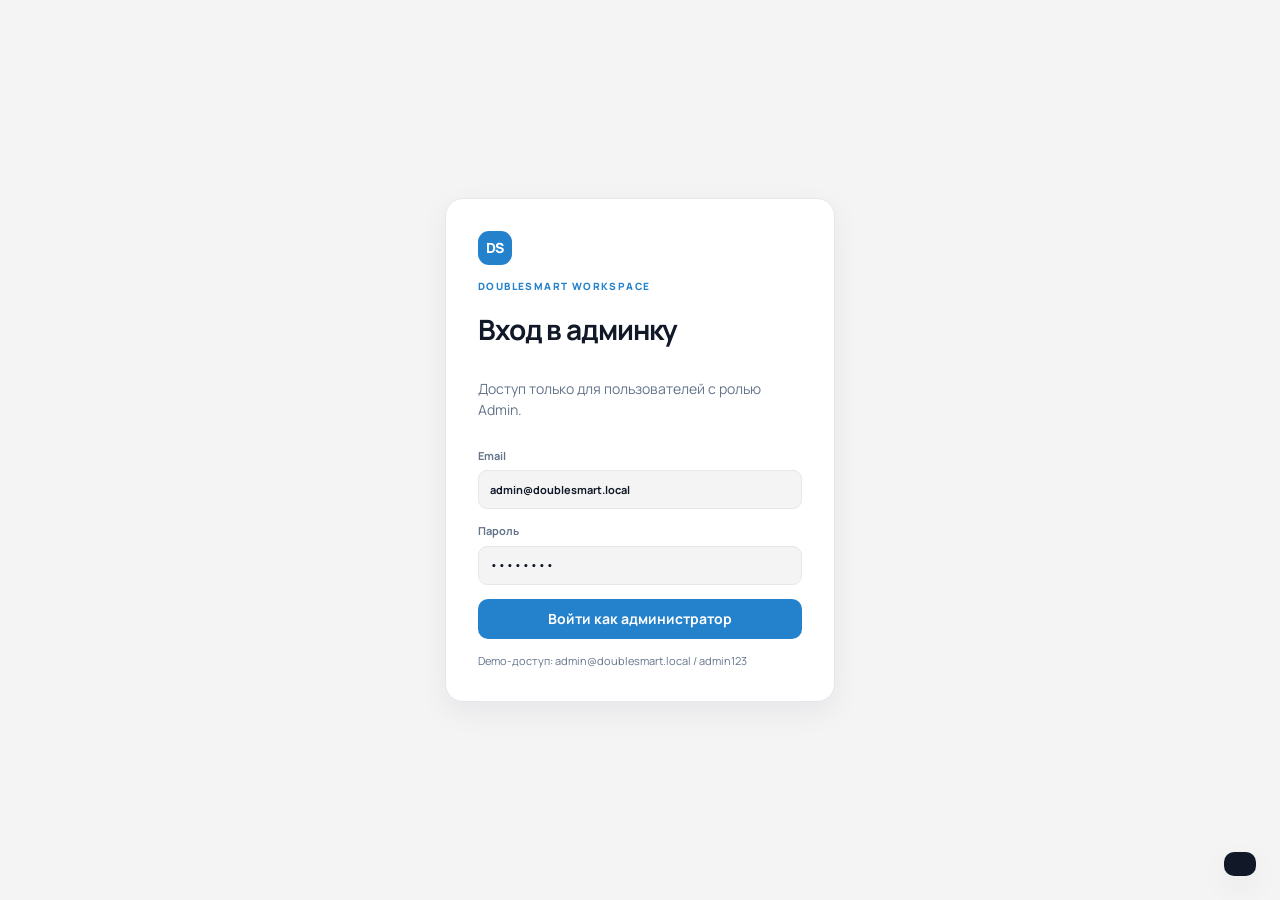
<file: admin.html>
<!doctype html>
<html lang="ru">
<head>
  <meta charset="utf-8">
  <meta name="viewport" content="width=device-width, initial-scale=1">
  <title>DoubleSmart Admin</title>
  <link rel="preconnect" href="https://fonts.googleapis.com">
  <link rel="preconnect" href="https://fonts.gstatic.com" crossorigin>
  <link href="https://fonts.googleapis.com/css2?family=Manrope:wght@400;500;600;700;800&display=swap" rel="stylesheet">
  <link rel="stylesheet" href="admin.css">
</head>
<body>
  <div id="authGate" class="auth-gate" hidden>
    <form class="auth-card" id="loginForm">
      <div class="brand-mark">DS</div>
      <p class="eyebrow">DoubleSmart workspace</p>
      <h1>Вход в админку</h1>
      <p class="muted">Доступ только для пользователей с ролью Admin.</p>
      <label>Email<input id="loginEmail" type="email" value="admin@doublesmart.local" required></label>
      <label>Пароль<input id="loginPassword" type="password" value="admin123" required></label>
      <button class="primary-button" type="submit">Войти как администратор</button>
      <p class="demo-note">Demo-доступ: admin@doublesmart.local / admin123</p>
    </form>
  </div>

  <div class="admin-shell" id="adminShell" hidden>
    <aside class="sidebar" id="sidebar">
      <div class="sidebar-head">
        <a class="brand" href="index.html"><span class="brand-mark">DS</span><span><b>DoubleSmart</b><small>Admin workspace</small></span></a>
        <button class="icon-button mobile-only" id="closeSidebar" aria-label="Закрыть меню">×</button>
      </div>
      <nav class="side-nav" aria-label="Административная навигация">
        <p class="nav-caption">Рабочая область</p>
        <a href="#dashboard" data-route="dashboard"><span>⌂</span> Дашборд</a>
        <a href="#catalog" data-route="catalog"><span>▦</span> Каталог</a>
        <a href="#users" data-route="users"><span>◎</span> Пользователи</a>
        <a href="#orders" data-route="orders"><span>▤</span> Заказы</a>
        <a href="#reviews" data-route="reviews"><span>★</span> Модерация отзывов</a>
        <p class="nav-caption">Система</p>
        <a href="#settings" data-route="settings"><span>⚙</span> Настройки</a>
      </nav>
      <div class="sidebar-footer">
        <div class="security-state"><span></span> Сессия защищена</div>
        <button class="logout-button" id="logoutButton">Выйти из аккаунта</button>
      </div>
    </aside>

    <div class="content-shell">
      <header class="topbar">
        <button class="icon-button mobile-only" id="openSidebar" aria-label="Открыть меню">☰</button>
        <div class="topbar-search"><span>⌕</span><input id="globalSearch" type="search" placeholder="Поиск по рабочей области" aria-label="Поиск"></div>
        <div class="topbar-actions">
          <div class="role-switcher admin-role-switcher"><a class="role-option" href="index.html" data-action="switch-user">Пользователь</a><span class="role-option active">Админ</span></div>
          <div class="theme-switcher" aria-label="Тема" role="group">
            <button data-theme="light" title="Светлая">☀</button><button data-theme="dark" title="Тёмная">◐</button><button data-theme="oled" title="OLED">●</button>
          </div>
          <div class="admin-profile"><span class="avatar">AK</span><span><b>Алексей К.</b><small>Administrator</small></span></div>
        </div>
      </header>

      <main class="main-content">
        <section class="view" data-view="dashboard">
          <div class="page-heading"><div><p class="eyebrow">Обзор платформы</p><h1>Добрый день, Алексей</h1><p class="muted">Вот что происходит в DoubleSmart сегодня.</p></div><button class="secondary-button" data-action="refresh">↻ Обновить данные</button></div>
          <div class="metric-grid" id="metrics"></div>
          <div class="dashboard-grid">
            <section class="panel chart-panel"><div class="panel-heading"><div><h2>Выручка</h2><p class="muted">Последние 7 дней</p></div><strong id="revenueTotal">0 ₸</strong></div><div class="bars" id="revenueChart"></div></section>
            <section class="panel"><div class="panel-heading"><div><h2>Последние события</h2><p class="muted">Журнал активности</p></div><a href="#users">Все события</a></div><div class="activity-list" id="activityList"></div></section>
          </div>
        </section>

        <section class="view" data-view="catalog" hidden>
          <div class="page-heading"><div><p class="eyebrow">Контент и ассортимент</p><h1>Каталог</h1><p class="muted">Управляйте товарами, ценами и видимостью в магазине.</p></div><button class="primary-button" data-action="new-product" id="new-product-button" type="button">＋ Новый товар</button></div>
          <section class="panel table-panel"><div class="toolbar"><div class="table-search"><span>⌕</span><input id="productSearch" type="search" placeholder="Название или категория"></div><select id="categoryFilter"><option value="all">Все категории</option><option value="smart">Smart Home</option><option value="kitchen">Кухня</option><option value="cleaning">Уборка</option></select><select id="visibilityFilter"><option value="all">Любой статус</option><option value="active">Активные</option><option value="hidden">Скрытые</option></select></div><div class="table-scroll"><table><thead><tr><th>Товар</th><th>Категория</th><th>Цена</th><th>Статус</th><th>Обновлён</th><th></th></tr></thead><tbody id="productsTable"></tbody></table></div><div class="pagination" id="productPagination"></div></section>
        </section>

        <section class="view" data-view="users" hidden>
          <div class="page-heading"><div><p class="eyebrow">Доступ и профили</p><h1>Пользователи</h1><p class="muted">Роли, статусы и история действий аккаунтов.</p></div><button class="secondary-button" data-action="export-users">⇩ Экспорт</button></div>
          <section class="panel table-panel"><div class="toolbar"><div class="table-search"><span>⌕</span><input id="userSearch" type="search" placeholder="Имя, ник или email"></div><select id="userStatusFilter"><option value="all">Все статусы</option><option value="active">Активные</option><option value="blocked">Заблокированные</option></select></div><div class="table-scroll"><table><thead><tr><th>Пользователь</th><th>Email</th><th>Регистрация</th><th>Роль</th><th>Статус</th><th></th></tr></thead><tbody id="usersTable"></tbody></table></div></section>
        </section>

        <section class="view" data-view="orders" hidden>
          <div class="page-heading"><div><p class="eyebrow">Продажи и заявки</p><h1>Заказы</h1><p class="muted">Контролируйте оплату, доставку и клиентские данные.</p></div><select class="date-select" id="orderStatusFilter"><option value="all">Все статусы</option><option value="new">Новые</option><option value="processing">В обработке</option><option value="completed">Завершены</option><option value="cancelled">Отменены</option></select></div>
          <section class="panel table-panel"><div class="table-scroll"><table><thead><tr><th>Заказ</th><th>Клиент</th><th>Состав</th><th>Сумма</th><th>Статус</th><th></th></tr></thead><tbody id="ordersTable"></tbody></table></div></section>
        </section>

        <section class="view" data-view="reviews" hidden>
          <div class="page-heading"><div><p class="eyebrow">Контроль качества</p><h1>Модерация отзывов</h1><p class="muted">Проверяйте verified-покупки и скрывайте спам. Создание отзывов из админки недоступно.</p></div><select class="date-select" id="reviewStatusFilter"><option value="all">Все статусы</option><option value="pending">На проверке</option><option value="approved">Опубликованы</option><option value="hidden">Скрыты</option></select></div>
          <section class="panel table-panel"><div class="table-scroll"><table><thead><tr><th>Автор</th><th>Товар</th><th>Оценка</th><th>Покупка</th><th>Статус</th><th></th></tr></thead><tbody id="reviewsTable"></tbody></table></div></section>
        </section>

        <section class="view" data-view="settings" hidden>
          <div class="page-heading"><div><p class="eyebrow">Конфигурация</p><h1>Настройки</h1><p class="muted">Параметры рабочей области и политика доступа.</p></div></div>
          <div class="settings-grid"><section class="panel settings-card"><h2>Профиль администратора</h2><label>Имя<input value="Алексей Ковалёв"></label><label>Email<input value="admin@doublesmart.local"></label><button class="primary-button" data-action="save-settings">Сохранить изменения</button></section><section class="panel settings-card"><h2>RBAC и безопасность</h2><div class="permission-row"><span><b>Admin</b><small>Полный доступ к каталогу, пользователям и заказам</small></span><span class="status-pill active">Включено</span></div><div class="permission-row"><span><b>User</b><small>Только клиентская часть и собственные заказы</small></span><span class="status-pill active">Включено</span></div><div class="security-callout">API должен проверять токен сессии и роль на сервере для каждого `/admin/*` запроса.</div></section></div>
        </section>
      </main>
    </div>
  </div>

  <div class="modal-backdrop" id="productModal" hidden><form class="modal" id="productForm"><button type="button" class="modal-close" data-action="close-modal">×</button><p class="eyebrow" id="productModalEyebrow">Новый объект</p><h2 id="productModalTitle">Добавить товар</h2><input id="productId" type="hidden"><div class="form-grid"><label>Название<input id="productName" required></label><label>Категория<select id="productCategory" required><option value="smart">Smart Home</option><option value="kitchen">Кухня</option><option value="cleaning">Уборка</option></select></label><label>Цена, ₸<input id="productPrice" type="number" min="0" required></label><label>Старая цена, ₸<input id="productOldPrice" type="number" min="0"></label><label class="full">URL изображения<input id="productImage" type="url" placeholder="https://..."></label><label class="full">Описание<textarea id="productDescription" rows="4"></textarea></label><label>Тег<input id="productBadge" placeholder="HIT, NEW..."></label><label>Статус<select id="productVisibility"><option value="active">Активен</option><option value="hidden">Скрыт</option></select></label></div><div class="modal-actions"><button type="button" class="secondary-button" data-action="close-modal">Отмена</button><button type="submit" class="primary-button">Сохранить товар</button></div></form></div>
  <div class="modal-backdrop" id="confirmModal" hidden><div class="modal confirm-modal"><button class="modal-close" data-action="close-modal">×</button><p class="eyebrow">Подтверждение</p><h2 id="confirmTitle">Удалить запись?</h2><p class="muted" id="confirmText">Это действие нельзя отменить.</p><div class="modal-actions"><button class="secondary-button" data-action="close-modal">Отмена</button><button class="danger-button" id="confirmButton">Удалить</button></div></div></div>
  <div class="toast" id="toast"></div>
  <script src="database.js"></script>
  <script src="admin.js"></script>
</body>
</html>
</file>
<file: admin.css>
:root {
  --admin-bg: #f4f4f5;
  --admin-panel: #ffffff;
  --admin-card: #ffffff;
  --admin-input: #f4f4f5;
  --admin-text: #111827;
  --admin-muted: #64748b;
  --admin-border: #e5e7eb;
  --admin-accent: #2481cc;
  --admin-accent-soft: #e5f2fc;
  --admin-success: #139c77;
  --admin-danger: #e25555;
  --admin-shadow: 0 10px 30px rgba(15, 23, 42, .06);
  --admin-radius: 14px;
  --admin-sidebar: 260px;
}

:root[data-theme="dark"] {
  --admin-bg: #18222d;
  --admin-panel: #202b38;
  --admin-card: #242f3d;
  --admin-input: #18222d;
  --admin-text: #f5f5f5;
  --admin-muted: #9aa9bd;
  --admin-border: #344354;
  --admin-accent: #50a2e9;
  --admin-accent-soft: #233e55;
  --admin-shadow: 0 12px 34px rgba(0, 0, 0, .18);
}

:root[data-theme="oled"] {
  --admin-bg: #000000;
  --admin-panel: #0a0a0a;
  --admin-card: #111111;
  --admin-input: #161616;
  --admin-text: #ffffff;
  --admin-muted: #9ca3af;
  --admin-border: #222222;
  --admin-accent: #2f88e6;
  --admin-accent-soft: #122a45;
  --admin-shadow: none;
}

* { box-sizing: border-box; }
html, body { min-height: 100%; }
body { margin: 0; background: var(--admin-bg); color: var(--admin-text); font: 14px/1.5 Manrope, sans-serif; transition: background .2s ease, color .2s ease; }
button, input, select, textarea { font: inherit; }
button, a { -webkit-tap-highlight-color: transparent; }
a { color: inherit; text-decoration: none; }
button { border: 0; cursor: pointer; }

.admin-shell { display: flex; min-height: 100vh; }
.sidebar { width: var(--admin-sidebar); position: fixed; inset: 0 auto 0 0; z-index: 20; display: flex; flex-direction: column; padding: 24px 16px; background: var(--admin-panel); border-right: 1px solid var(--admin-border); }
.sidebar-head { display: flex; justify-content: space-between; align-items: center; padding: 0 10px 34px; }
.brand { display: flex; align-items: center; gap: 10px; }
.brand b { display: block; font-size: 14px; }
.brand small, .admin-profile small { display: block; color: var(--admin-muted); font-size: 10px; margin-top: 1px; }
.brand-mark { width: 34px; height: 34px; display: inline-grid; place-items: center; border-radius: 11px; background: var(--admin-accent); color: #fff; font-weight: 800; letter-spacing: -.04em; }
.nav-caption { margin: 18px 10px 8px; color: var(--admin-muted); font-size: 10px; font-weight: 800; letter-spacing: .1em; text-transform: uppercase; }
.side-nav a { display: flex; align-items: center; gap: 12px; padding: 11px 12px; margin: 3px 0; border-radius: 10px; color: var(--admin-muted); transition: .15s ease; }
.side-nav a span { width: 20px; text-align: center; font-size: 17px; }
.side-nav a:hover { color: var(--admin-text); background: var(--admin-input); }
.side-nav a.active { background: var(--admin-accent-soft); color: var(--admin-accent); font-weight: 700; }
.sidebar-footer { margin-top: auto; padding: 12px 10px 4px; border-top: 1px solid var(--admin-border); }
.security-state { color: var(--admin-muted); font-size: 11px; display: flex; gap: 7px; align-items: center; padding: 10px 0 14px; }
.security-state span { width: 7px; height: 7px; background: var(--admin-success); border-radius: 50%; }
.logout-button { width: 100%; padding: 10px; color: var(--admin-muted); background: transparent; border-radius: 9px; text-align: left; }
.logout-button:hover { color: var(--admin-danger); background: var(--admin-input); }

.content-shell { flex: 1; min-width: 0; margin-left: var(--admin-sidebar); }
.topbar { height: 76px; position: sticky; top: 0; z-index: 10; display: flex; align-items: center; justify-content: space-between; gap: 20px; padding: 0 38px; background: color-mix(in srgb, var(--admin-bg) 88%, transparent); border-bottom: 1px solid var(--admin-border); backdrop-filter: blur(14px); }
.topbar-search, .table-search { display: flex; align-items: center; gap: 9px; min-width: 230px; color: var(--admin-muted); background: var(--admin-input); border-radius: 10px; }
.topbar-search { width: min(360px, 42vw); padding: 9px 13px; }
.topbar-search input, .table-search input { width: 100%; padding: 0; color: var(--admin-text); border: 0; outline: 0; background: transparent; }
.topbar-actions, .admin-profile, .theme-switcher { display: flex; align-items: center; }
.topbar-actions { gap: 24px; }
.admin-profile { gap: 9px; }
.admin-profile b { display: block; font-size: 12px; }
.avatar { display: grid; place-items: center; width: 34px; height: 34px; border-radius: 50%; background: var(--admin-accent); color: #fff; font-size: 11px; font-weight: 800; }
.theme-switcher { padding: 3px; gap: 2px; border: 1px solid var(--admin-border); border-radius: 10px; background: var(--admin-input); }
.theme-switcher button { width: 27px; height: 27px; border-radius: 7px; background: transparent; color: var(--admin-muted); }
.theme-switcher button.active, .theme-switcher button:hover { background: var(--admin-accent); color: #fff; }
.role-switcher { display: inline-flex; align-items: center; gap: 2px; padding: 3px; border: 1px solid var(--admin-border); border-radius: 10px; background: var(--admin-input); }
.role-option { padding: 6px 9px; border-radius: 7px; color: var(--admin-muted); font-size: 11px; font-weight: 700; white-space: nowrap; }
.role-option.active, .role-option:hover { background: var(--admin-accent); color: #fff; }
.main-content { max-width: 1480px; padding: 38px; margin: auto; }
.page-heading { display: flex; justify-content: space-between; align-items: end; gap: 20px; margin-bottom: 28px; }
.page-heading h1 { margin: 3px 0 4px; font-size: clamp(25px, 3vw, 34px); letter-spacing: -.04em; }
.eyebrow { margin: 0; color: var(--admin-accent); font-size: 10px; font-weight: 800; letter-spacing: .14em; text-transform: uppercase; }
.muted { color: var(--admin-muted); }

.primary-button, .secondary-button, .danger-button { min-height: 40px; padding: 0 16px; border-radius: 10px; font-weight: 700; transition: .15s ease; }
.primary-button { background: var(--admin-accent); color: #fff; }
.primary-button:hover, .danger-button:hover { transform: translateY(-1px); filter: brightness(1.08); }
.secondary-button { background: var(--admin-input); border: 1px solid var(--admin-border); color: var(--admin-text); }
.secondary-button:hover { border-color: var(--admin-accent); color: var(--admin-accent); }
.danger-button { background: var(--admin-danger); color: #fff; }
.icon-button { width: 36px; height: 36px; border-radius: 9px; background: var(--admin-input); color: var(--admin-text); }
.mobile-only { display: none; }

.metric-grid { display: grid; grid-template-columns: repeat(4, 1fr); gap: 16px; margin-bottom: 20px; }
.metric-card, .panel { background: var(--admin-panel); border: 1px solid var(--admin-border); border-radius: var(--admin-radius); box-shadow: var(--admin-shadow); }
.metric-card { padding: 19px; }
.metric-card .metric-label { color: var(--admin-muted); font-size: 12px; }
.metric-value { margin: 9px 0 4px; font-size: 25px; font-weight: 800; letter-spacing: -.04em; }
.metric-change { color: var(--admin-success); font-size: 11px; font-weight: 700; }
.metric-icon { float: right; width: 32px; height: 32px; display: grid; place-items: center; border-radius: 9px; background: var(--admin-accent-soft); color: var(--admin-accent); }
.dashboard-grid { display: grid; grid-template-columns: 1.25fr .75fr; gap: 20px; }
.panel { padding: 20px; }
.panel-heading { display: flex; justify-content: space-between; align-items: start; gap: 16px; margin-bottom: 20px; }
.panel-heading h2, .settings-card h2 { margin: 0 0 3px; font-size: 16px; }
.panel-heading a { color: var(--admin-accent); font-size: 12px; font-weight: 700; }
.panel-heading strong { color: var(--admin-accent); font-size: 19px; }
.bars { height: 220px; display: flex; align-items: end; justify-content: space-around; gap: 12px; padding-top: 24px; border-bottom: 1px solid var(--admin-border); }
.bar-column { display: flex; flex: 1; flex-direction: column; align-items: center; gap: 8px; height: 100%; justify-content: end; }
.bar { width: min(42px, 75%); min-height: 5px; border-radius: 7px 7px 0 0; background: var(--admin-accent); opacity: .9; }
.bar-column small { color: var(--admin-muted); font-size: 10px; }
.activity-list { display: grid; gap: 3px; }
.activity-item { display: flex; align-items: center; gap: 11px; padding: 10px 0; border-bottom: 1px solid var(--admin-border); }
.activity-item:last-child { border: 0; }
.activity-dot { width: 8px; height: 8px; flex: 0 0 auto; border-radius: 50%; background: var(--admin-accent); }
.activity-item b { display: block; font-size: 12px; }
.activity-item small { color: var(--admin-muted); font-size: 10px; }

.table-panel { padding: 0; overflow: hidden; }
.toolbar { display: flex; gap: 10px; align-items: center; padding: 16px 20px; border-bottom: 1px solid var(--admin-border); }
.table-search { flex: 1; padding: 9px 12px; }
.toolbar select, .date-select, label input, label select, label textarea { min-height: 39px; padding: 0 11px; border: 1px solid var(--admin-border); border-radius: 9px; outline: 0; background: var(--admin-input); color: var(--admin-text); }
.toolbar select, .date-select { min-width: 140px; }
.table-scroll { overflow-x: auto; }
table { width: 100%; border-collapse: collapse; min-width: 720px; }
th, td { padding: 13px 20px; border-bottom: 1px solid var(--admin-border); text-align: left; white-space: nowrap; }
th { color: var(--admin-muted); font-size: 10px; font-weight: 800; letter-spacing: .08em; text-transform: uppercase; }
td { font-size: 12px; }
tbody tr:hover { background: var(--admin-input); }
.product-cell { display: flex; align-items: center; gap: 10px; min-width: 220px; white-space: normal; }
.product-thumb { width: 38px; height: 38px; object-fit: contain; border-radius: 9px; background: #fff; }
.product-cell b { display: block; font-size: 12px; }
.product-cell small { color: var(--admin-muted); }
.status-pill { display: inline-flex; align-items: center; gap: 5px; padding: 4px 8px; border-radius: 999px; background: var(--admin-input); color: var(--admin-muted); font-size: 10px; font-weight: 700; }
.status-pill.active, .status-pill.completed { background: color-mix(in srgb, var(--admin-success) 14%, transparent); color: var(--admin-success); }
.status-pill.processing { background: color-mix(in srgb, var(--admin-accent) 14%, transparent); color: var(--admin-accent); }
.status-pill.blocked, .status-pill.cancelled { background: color-mix(in srgb, var(--admin-danger) 14%, transparent); color: var(--admin-danger); }
.row-actions { display: flex; justify-content: end; gap: 6px; }
.row-action { padding: 6px 8px; border-radius: 7px; background: transparent; color: var(--admin-muted); font-size: 11px; }
.row-action:hover { color: var(--admin-accent); background: var(--admin-accent-soft); }
.row-action.danger:hover { color: var(--admin-danger); background: color-mix(in srgb, var(--admin-danger) 12%, transparent); }
.row-select { padding: 6px 8px; border: 1px solid var(--admin-border); border-radius: 7px; background: var(--admin-input); color: var(--admin-text); font-size: 11px; }
.verified-badge { color: var(--admin-success); font-size: 11px; font-weight: 700; }
.stars { color: #f4b740; letter-spacing: 2px; }
.empty-state { padding: 32px; color: var(--admin-muted); text-align: center; }
.pagination { display: flex; justify-content: flex-end; gap: 5px; padding: 14px 20px; }
.page-button { min-width: 28px; height: 28px; border-radius: 7px; background: var(--admin-input); color: var(--admin-muted); }
.page-button.active, .page-button:hover { background: var(--admin-accent); color: #fff; }

.settings-grid { display: grid; grid-template-columns: 1fr 1fr; gap: 20px; }
.settings-card { display: grid; gap: 15px; align-content: start; }
.settings-card label, .modal label, .auth-card label { display: grid; gap: 6px; color: var(--admin-muted); font-size: 11px; font-weight: 700; }
.settings-card input, .modal input, .modal select, .modal textarea, .auth-card input { width: 100%; padding: 10px 11px; border: 1px solid var(--admin-border); border-radius: 9px; outline: 0; background: var(--admin-input); color: var(--admin-text); resize: vertical; }
.permission-row { display: flex; justify-content: space-between; align-items: center; gap: 15px; padding: 12px 0; border-bottom: 1px solid var(--admin-border); }
.permission-row b, .permission-row small { display: block; }
.permission-row small { margin-top: 3px; color: var(--admin-muted); font-size: 11px; }
.security-callout { padding: 12px; border-left: 3px solid var(--admin-accent); background: var(--admin-accent-soft); color: var(--admin-muted); font-size: 12px; }

.modal-backdrop { position: fixed; inset: 0; z-index: 50; display: grid; place-items: center; padding: 20px; background: rgba(2, 6, 23, .66); backdrop-filter: blur(5px); animation: fade-in .15s ease; }
.modal { position: relative; width: min(620px, 100%); max-height: 90vh; overflow: auto; padding: 28px; border-radius: 16px; background: var(--admin-panel); border: 1px solid var(--admin-border); box-shadow: 0 25px 80px rgba(0,0,0,.25); animation: modal-in .2s ease; }
.modal h2 { margin: 4px 0 22px; letter-spacing: -.03em; }
.modal-close { position: absolute; top: 16px; right: 16px; width: 30px; height: 30px; border-radius: 8px; background: var(--admin-input); color: var(--admin-muted); font-size: 20px; }
.form-grid { display: grid; grid-template-columns: 1fr 1fr; gap: 14px; }
.form-grid .full { grid-column: 1 / -1; }
.form-grid textarea { min-height: 95px; }
.modal-actions { display: flex; justify-content: flex-end; gap: 9px; margin-top: 24px; }
.confirm-modal { max-width: 420px; }
.auth-gate { min-height: 100vh; display: grid; place-items: center; padding: 20px; background: var(--admin-bg); }
.auth-card { width: min(390px, 100%); display: grid; gap: 14px; padding: 32px; border: 1px solid var(--admin-border); border-radius: 18px; background: var(--admin-panel); box-shadow: var(--admin-shadow); }
.auth-card h1 { margin: 0; letter-spacing: -.04em; }
.demo-note { margin: 0; color: var(--admin-muted); font-size: 11px; }
.toast { position: fixed; right: 24px; bottom: 24px; z-index: 100; padding: 12px 16px; border-radius: 10px; background: var(--admin-text); color: var(--admin-panel); box-shadow: var(--admin-shadow); animation: toast-in .2s ease; }
[hidden] { display: none !important; }
@keyframes fade-in { from { opacity: 0; } to { opacity: 1; } }
@keyframes modal-in { from { opacity: 0; transform: translateY(12px); } to { opacity: 1; transform: translateY(0); } }
@keyframes toast-in { from { opacity: 0; transform: translateY(10px); } to { opacity: 1; transform: translateY(0); } }

@media (max-width: 1050px) { .metric-grid { grid-template-columns: repeat(2, 1fr); } .dashboard-grid { grid-template-columns: 1fr; } }
@media (max-width: 760px) { :root { --admin-sidebar: 260px; } .sidebar { transform: translateX(-100%); transition: transform .2s ease; box-shadow: 15px 0 35px rgba(0,0,0,.16); } .sidebar.open { transform: translateX(0); } .content-shell { margin-left: 0; } .topbar { padding: 0 18px; } .main-content { padding: 24px 18px; } .mobile-only { display: inline-grid; place-items: center; } .topbar-search { width: auto; flex: 1; } .topbar-actions { gap: 9px; } .admin-profile > span:last-child { display: none; } .page-heading { align-items: start; flex-direction: column; } .toolbar { align-items: stretch; flex-wrap: wrap; } .table-search { flex-basis: 100%; } .settings-grid { grid-template-columns: 1fr; } }
@media (max-width: 480px) { .metric-grid { grid-template-columns: 1fr; } .theme-switcher { display: none; } .form-grid { grid-template-columns: 1fr; } .form-grid .full { grid-column: auto; } .modal { padding: 22px 16px; } }
</file>
